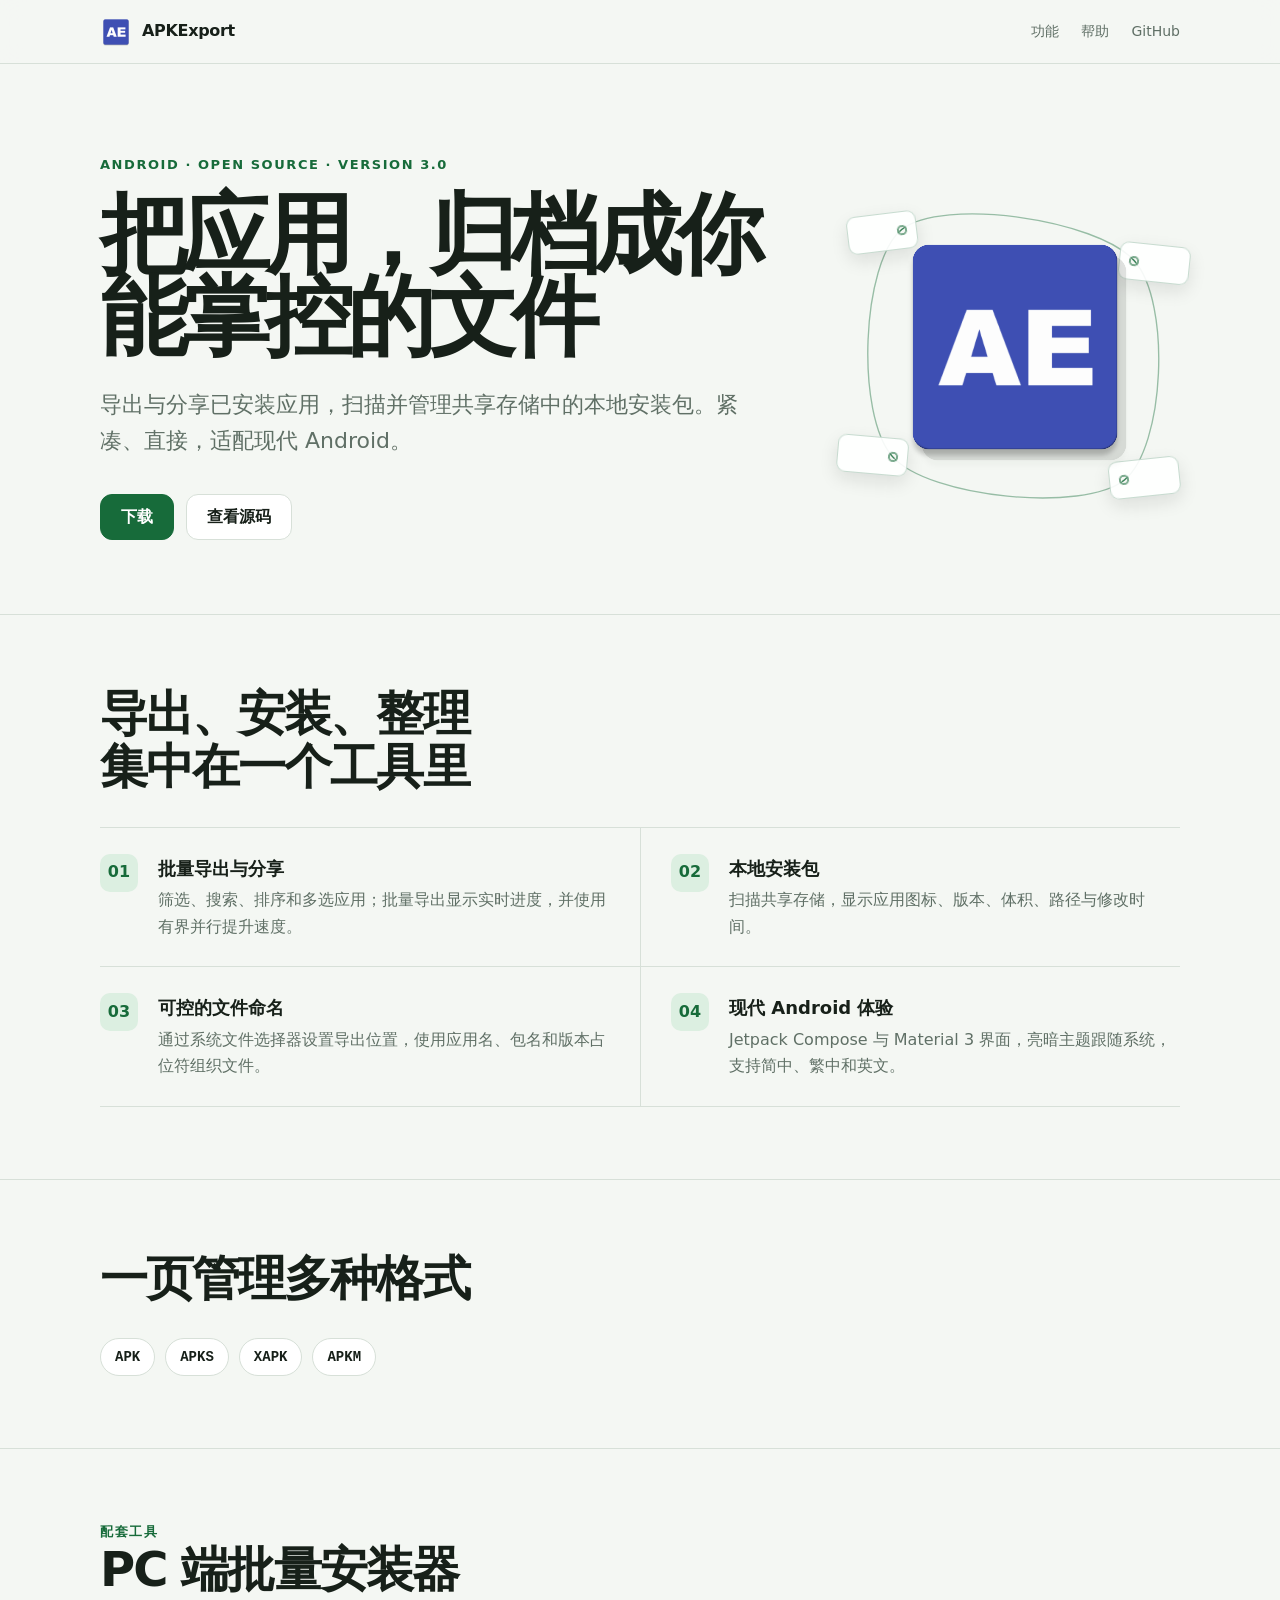
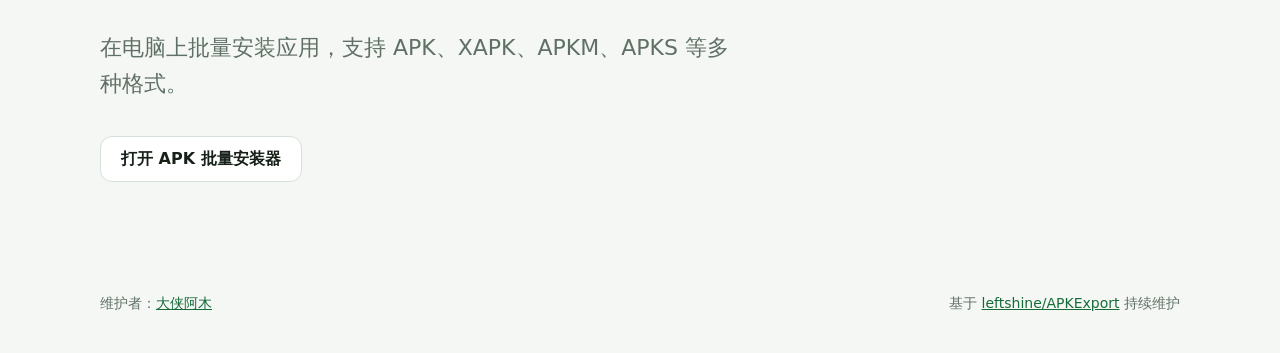
<file: pages/index.html>
<!doctype html>
<html lang="zh-CN">
<head>
  <meta charset="utf-8">
  <meta name="viewport" content="width=device-width,initial-scale=1">
  <meta name="theme-color" content="#176b3a">
  <meta name="description" content="APKExport — Android 应用导出与本地安装包管理工具">
  <title>APKExport · 应用归档工具</title>
  <link rel="icon" href="favicon.ico" sizes="any">
  <link rel="stylesheet" href="shared.css">
  <style>
    :root{--bg:#f4f7f3;--surface:#fff;--ink:#172019;--muted:#607066;--line:#d7e0d8;--brand:#176b3a;--brand-soft:#dcefe1}
    *{box-sizing:border-box}html{scroll-behavior:smooth}body{margin:0;background:var(--bg);color:var(--ink);font-family:"Noto Sans SC","Microsoft YaHei",system-ui,sans-serif;line-height:1.65}
    a{color:inherit}.wrap{width:min(1080px,calc(100% - 36px));margin:auto}
    .hero{padding:88px 0 72px;display:grid;grid-template-columns:1.35fr .65fr;gap:64px;align-items:center}
    .eyebrow{font-size:13px;font-weight:700;color:var(--brand);letter-spacing:.12em;text-transform:uppercase}
    h1{font-size:clamp(46px,8vw,88px);line-height:.94;letter-spacing:-.065em;margin:18px 0 28px;max-width:780px}
    .lead{font-size:clamp(18px,2vw,22px);color:var(--muted);max-width:650px;margin:0 0 34px}
    .actions{display:flex;gap:12px;flex-wrap:wrap}.button{display:inline-flex;align-items:center;justify-content:center;min-height:46px;padding:0 20px;border:1px solid var(--line);border-radius:12px;background:var(--surface);font-weight:700;text-decoration:none;transition:.16s ease}.button.primary{background:var(--brand);border-color:var(--brand);color:white}.button:hover{transform:translateY(-2px);box-shadow:0 8px 24px rgba(17,20,18,.12)}.button:focus-visible{outline:3px solid #8ed69b;outline-offset:3px}
    .package{position:relative;display:grid;place-items:center;min-height:390px;perspective:900px;isolation:isolate}.package img{display:block;width:min(78%,280px);height:auto;border-radius:22%;transform:translate3d(var(--icon-x,0),var(--icon-y,0),0) rotateX(var(--icon-rx,0deg)) rotateY(var(--icon-ry,0deg));transform-style:preserve-3d;will-change:transform;filter:drop-shadow(9px 11px 0 rgba(17,20,18,.13));transition:filter .2s;z-index:2}.package:hover img{filter:drop-shadow(11px 13px 0 rgba(17,20,18,.16))}.package-cords{position:absolute;inset:0;width:100%;height:100%;overflow:visible;pointer-events:none;z-index:0}.package-cords path{fill:none;stroke:rgba(23,107,58,.42);stroke-width:1.35;stroke-linecap:round;vector-effect:non-scaling-stroke}
    .package-cord-holes{position:absolute;inset:0;width:100%;height:100%;overflow:visible;pointer-events:none;z-index:2}.package-cord-holes path{fill:none;stroke:rgba(23,107,58,.68);stroke-width:1.35;stroke-linecap:round;vector-effect:non-scaling-stroke}
    .package-format{position:absolute;display:flex;align-items:center;min-width:70px;height:38px;padding:0 10px;border:1px solid rgba(23,107,58,.24);border-radius:9px;--tag-surface:rgba(255,255,255,.9);--hole-ring:rgba(23,107,58,.55);background:radial-gradient(circle at var(--pivot-x,50%) 50%,transparent 0 3px,var(--hole-ring) 3.5px 4.8px,var(--tag-surface) 5.3px);color:var(--brand);box-shadow:0 7px 18px rgba(17,20,18,.1);transform:translate3d(var(--tag-x,0),var(--tag-y,0),0) rotateX(var(--tag-rx,0deg)) rotateY(var(--tag-ry,0deg)) rotateZ(calc(var(--base-r,0deg) + var(--tag-r,0deg)));transform-origin:var(--pivot-x,50%) 50%;transform-style:preserve-3d;will-change:transform;transition:background .2s,border-color .2s,box-shadow .2s;z-index:1}.package-format b{font:800 12px ui-monospace,SFMono-Regular,Consolas,monospace;letter-spacing:.04em}.tag-hole{position:absolute;left:var(--pivot-x,50%);top:50%;width:9px;height:9px;opacity:0;transform:translate(-50%,-50%)}.package:hover .package-format{--tag-surface:rgba(255,255,255,.96);border-color:rgba(23,107,58,.4);box-shadow:0 10px 24px rgba(17,20,18,.14)}.package-format:nth-of-type(1){left:-1%;top:15%;padding-right:28px;--base-r:-7deg;--pivot-x:calc(100% - 14px)}.package-format:nth-of-type(2){right:-3%;top:23%;padding-left:28px;--base-r:6deg;--pivot-x:14px}.package-format:nth-of-type(3){left:-4%;bottom:17%;padding-right:28px;--base-r:5deg;--pivot-x:calc(100% - 14px)}.package-format:nth-of-type(4){right:0;bottom:11%;padding-left:28px;--base-r:-6deg;--pivot-x:14px}
    section{padding:72px 0;border-top:1px solid var(--line)}h2{font-size:clamp(30px,4vw,48px);letter-spacing:-.04em;line-height:1.1;margin:0 0 34px}.grid{display:grid;grid-template-columns:repeat(2,1fr);border-top:1px solid var(--line)}
    .feature{padding:26px 8px 26px 0;border-bottom:1px solid var(--line);display:grid;grid-template-columns:44px 1fr;gap:14px}.feature:nth-child(odd){padding-right:30px}.feature:nth-child(even){padding-left:30px;border-left:1px solid var(--line)}.icon{width:38px;height:38px;border-radius:10px;background:var(--brand-soft);color:var(--brand);display:grid;place-items:center;font-weight:800}.feature h3{margin:0 0 4px;font-size:18px}.feature p{margin:0;color:var(--muted)}
    .formats{display:flex;flex-wrap:wrap;gap:10px}.format{padding:10px 14px;border:1px solid var(--line);border-radius:999px;background:var(--surface);font:700 14px ui-monospace,SFMono-Regular,Consolas,monospace}
    footer{padding:38px 0;color:var(--muted);font-size:14px}.footer-row{display:flex;justify-content:space-between;gap:20px;flex-wrap:wrap}.footer-row a{color:var(--brand)}
    @media(max-width:720px){.hero{grid-template-columns:1fr;padding:62px 0 54px}.package{width:min(76vw,340px);min-height:330px;margin:10px auto 18px}.package img{width:min(68%,230px)}.grid{grid-template-columns:1fr}.feature:nth-child(n){padding:22px 0;border-left:0}h1{font-size:54px}}
    @media(prefers-reduced-motion:reduce){html{scroll-behavior:auto}.button,.package img,.package-format{transition:none}.package img{transform:none}.package-format{transform:rotate(var(--base-r,0deg))}.package-cords,.package-cord-holes{display:none}}
  </style>
</head>
<body>
<header class="site-header"><nav class="site-nav"><a class="brand" href="./"><img src="images/apkexport.png" alt="">APKExport</a><div class="navlinks"><a href="#features">功能</a><a href="help/">帮助</a><a href="https://github.com/daxiaamu/APKExport">GitHub</a></div></nav></header>
<main>
  <div class="wrap hero">
    <div><div class="eyebrow">Android · Open source · Version 3.0</div><h1>把应用，归档成你能掌控的文件</h1><p class="lead">导出与分享已安装应用，扫描并管理共享存储中的本地安装包。紧凑、直接，适配现代 Android。</p><div class="actions"><a class="button primary" href="https://github.com/daxiaamu/APKExport/releases">下载</a><a class="button" href="https://github.com/daxiaamu/APKExport">查看源码</a></div></div>
    <div class="package" aria-hidden="true">
      <svg class="package-cords" viewBox="0 0 400 390" preserveAspectRatio="none">
        <path d="M65 75 C160 42 266 56 335 100 C376 184 374 278 340 340 C246 368 142 362 65 315 C30 235 30 145 65 75 Z"/>
      </svg>
      <svg class="package-cord-holes" viewBox="0 0 400 390" preserveAspectRatio="none">
        <defs><clipPath id="cord-hole-clips">
          <circle cx="65" cy="75" r="2.8"/><circle cx="335" cy="100" r="2.8"/><circle cx="340" cy="340" r="2.8"/><circle cx="65" cy="315" r="2.8"/>
        </clipPath></defs>
        <path clip-path="url(#cord-hole-clips)"
              d="M65 75 C160 42 266 56 335 100 C376 184 374 278 340 340 C246 368 142 362 65 315 C30 235 30 145 65 75 Z"/>
      </svg>

      <span class="package-format" data-mass="1.05"><b>APK</b><i class="tag-hole"></i></span>
      <span class="package-format" data-mass="1.55"><i class="tag-hole"></i><b>APKS</b></span>
      <img src="images/apkexport.png" alt="">
      <span class="package-format" data-mass="1.3"><b>APKM</b><i class="tag-hole"></i></span>
      <span class="package-format" data-mass="1.8"><i class="tag-hole"></i><b>XAPK</b></span>
    </div>
  </div>
  <section id="features"><div class="wrap"><h2>导出、安装、整理<br>集中在一个工具里</h2><div class="grid">
    <article class="feature"><span class="icon">01</span><div><h3>批量导出与分享</h3><p>筛选、搜索、排序和多选应用；批量导出显示实时进度，并使用有界并行提升速度。</p></div></article>
    <article class="feature"><span class="icon">02</span><div><h3>本地安装包</h3><p>扫描共享存储，显示应用图标、版本、体积、路径与修改时间。</p></div></article>
    <article class="feature"><span class="icon">03</span><div><h3>可控的文件命名</h3><p>通过系统文件选择器设置导出位置，使用应用名、包名和版本占位符组织文件。</p></div></article>
    <article class="feature"><span class="icon">04</span><div><h3>现代 Android 体验</h3><p>Jetpack Compose 与 Material 3 界面，亮暗主题跟随系统，支持简中、繁中和英文。</p></div></article>
  </div></div></section>
  <section><div class="wrap"><h2>一页管理多种格式</h2><div class="formats"><span class="format">APK</span><span class="format">APKS</span><span class="format">XAPK</span><span class="format">APKM</span></div></div></section>
  <section><div class="wrap">
    <div class="eyebrow">配套工具</div>
    <h2>PC 端批量安装器</h2>
    <p class="lead">在电脑上批量安装应用，支持 APK、XAPK、APKM、APKS 等多种格式。</p>
    <a class="button" href="https://optool.daxiaamu.com/super_adb">打开 APK 批量安装器</a>
  </div></section>
</main>
<footer><div class="wrap footer-row"><span>维护者：<a href="https://github.com/daxiaamu">大侠阿木</a></span><span>基于 <a href="https://github.com/leftshine/APKExport">leftshine/APKExport</a> 持续维护</span></div></footer>
<script src="hero-physics.js"></script>
</body>
</html>
</file>
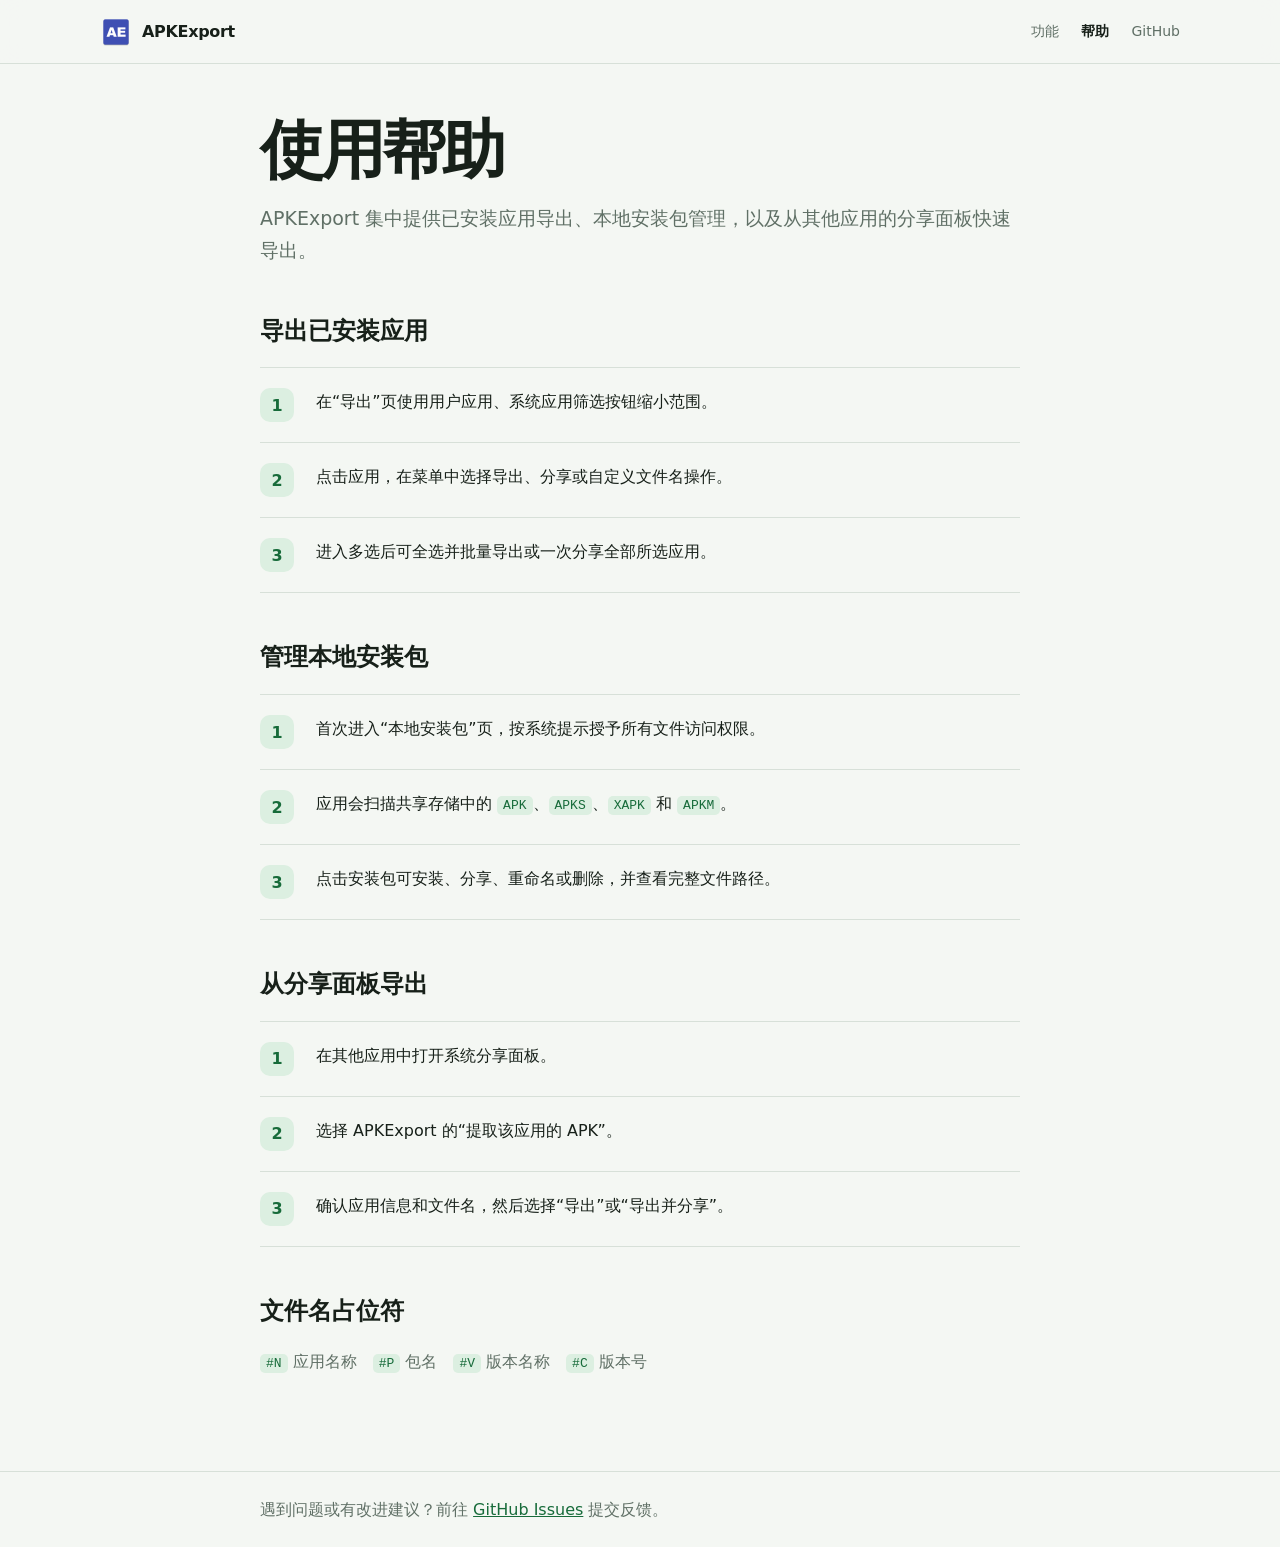
<file: pages/help/index.html>
<!doctype html>
<html lang="zh-CN">
<head>
  <meta charset="utf-8">
  <meta name="viewport" content="width=device-width,initial-scale=1">
  <meta name="theme-color" content="#176b3a">
  <title>APKExport · 使用帮助</title>
  <link rel="icon" href="../favicon.ico" sizes="any">
  <link rel="stylesheet" href="../shared.css">
  <style>
    :root{--bg:#f4f7f3;--surface:#fff;--ink:#172019;--muted:#607066;--line:#d7e0d8;--brand:#176b3a;--soft:#dcefe1}
    *{box-sizing:border-box}body{margin:0;min-height:100vh;display:flex;flex-direction:column;background:var(--bg);color:var(--ink);font-family:"Noto Sans SC","Microsoft YaHei",system-ui,sans-serif;line-height:1.7}.wrap{width:min(760px,calc(100% - 36px));margin:auto}
    main{padding:54px 0 80px;flex:1}h1{font-size:clamp(38px,7vw,64px);line-height:1;letter-spacing:-.05em;margin:0 0 20px}h2{font-size:24px;margin:44px 0 12px}.lead,p{color:var(--muted)}.lead{font-size:19px}
    ol{padding:0;list-style:none;counter-reset:step;border-top:1px solid var(--line)}li{counter-increment:step;display:grid;grid-template-columns:42px 1fr;gap:14px;padding:20px 0;border-bottom:1px solid var(--line)}li:before{content:counter(step);width:34px;height:34px;border-radius:10px;background:var(--soft);color:var(--brand);display:grid;place-items:center;font-weight:800}
    code{background:var(--soft);color:var(--brand);padding:2px 6px;border-radius:5px}.note{margin-top:28px;padding:18px;border-left:4px solid var(--brand);background:var(--surface)}a{color:var(--brand)}footer{border-top:1px solid var(--line);padding:24px 0;color:var(--muted)}footer p{margin:0}
  </style>
</head>
<body>
<header class="site-header"><nav class="site-nav"><a class="brand" href="../"><img src="../images/apkexport.png" alt="">APKExport</a><div class="navlinks"><a href="../#features">功能</a><a href="./" aria-current="page">帮助</a><a href="https://github.com/daxiaamu/APKExport">GitHub</a></div></nav></header>
<main class="wrap">
  <h1>使用帮助</h1>
  <p class="lead">APKExport 集中提供已安装应用导出、本地安装包管理，以及从其他应用的分享面板快速导出。</p>
  <h2>导出已安装应用</h2>
  <ol><li><span>在“导出”页使用用户应用、系统应用筛选按钮缩小范围。</span></li><li><span>点击应用，在菜单中选择导出、分享或自定义文件名操作。</span></li><li><span>进入多选后可全选并批量导出或一次分享全部所选应用。</span></li></ol>
  <h2>管理本地安装包</h2>
  <ol><li><span>首次进入“本地安装包”页，按系统提示授予所有文件访问权限。</span></li><li><span>应用会扫描共享存储中的 <code>APK</code>、<code>APKS</code>、<code>XAPK</code> 和 <code>APKM</code>。</span></li><li><span>点击安装包可安装、分享、重命名或删除，并查看完整文件路径。</span></li></ol>
  <h2>从分享面板导出</h2>
  <ol><li><span>在其他应用中打开系统分享面板。</span></li><li><span>选择 APKExport 的“提取该应用的 APK”。</span></li><li><span>确认应用信息和文件名，然后选择“导出”或“导出并分享”。</span></li></ol>
  <h2>文件名占位符</h2>
  <p><code>#N</code> 应用名称　<code>#P</code> 包名　<code>#V</code> 版本名称　<code>#C</code> 版本号</p>
</main>
<footer><div class="wrap"><p>遇到问题或有改进建议？前往 <a href="https://github.com/daxiaamu/APKExport/issues">GitHub Issues</a> 提交反馈。</p></div></footer>
</body>
</html>
</file>
<file: pages/shared.css>
.site-header{height:64px;display:flex;align-items:center;border-bottom:1px solid var(--line);background:rgba(244,247,243,.9);position:sticky;top:0;z-index:5;backdrop-filter:blur(12px)}
.site-nav{width:min(1080px,calc(100% - 36px));margin:auto;display:flex;align-items:center;justify-content:space-between}
.brand{display:flex;align-items:center;gap:10px;font-weight:760;text-decoration:none;letter-spacing:-.02em;color:var(--ink)}
.brand img{width:32px;height:32px;border-radius:8px}
.navlinks{display:flex;gap:22px;font-size:14px;color:var(--muted)}
.navlinks a{text-decoration:none;color:inherit}.navlinks a:hover{color:var(--brand)}
.navlinks a[aria-current="page"]{color:var(--ink);font-weight:700}
@media(max-width:720px){.navlinks a:first-child{display:none}}
</file>
